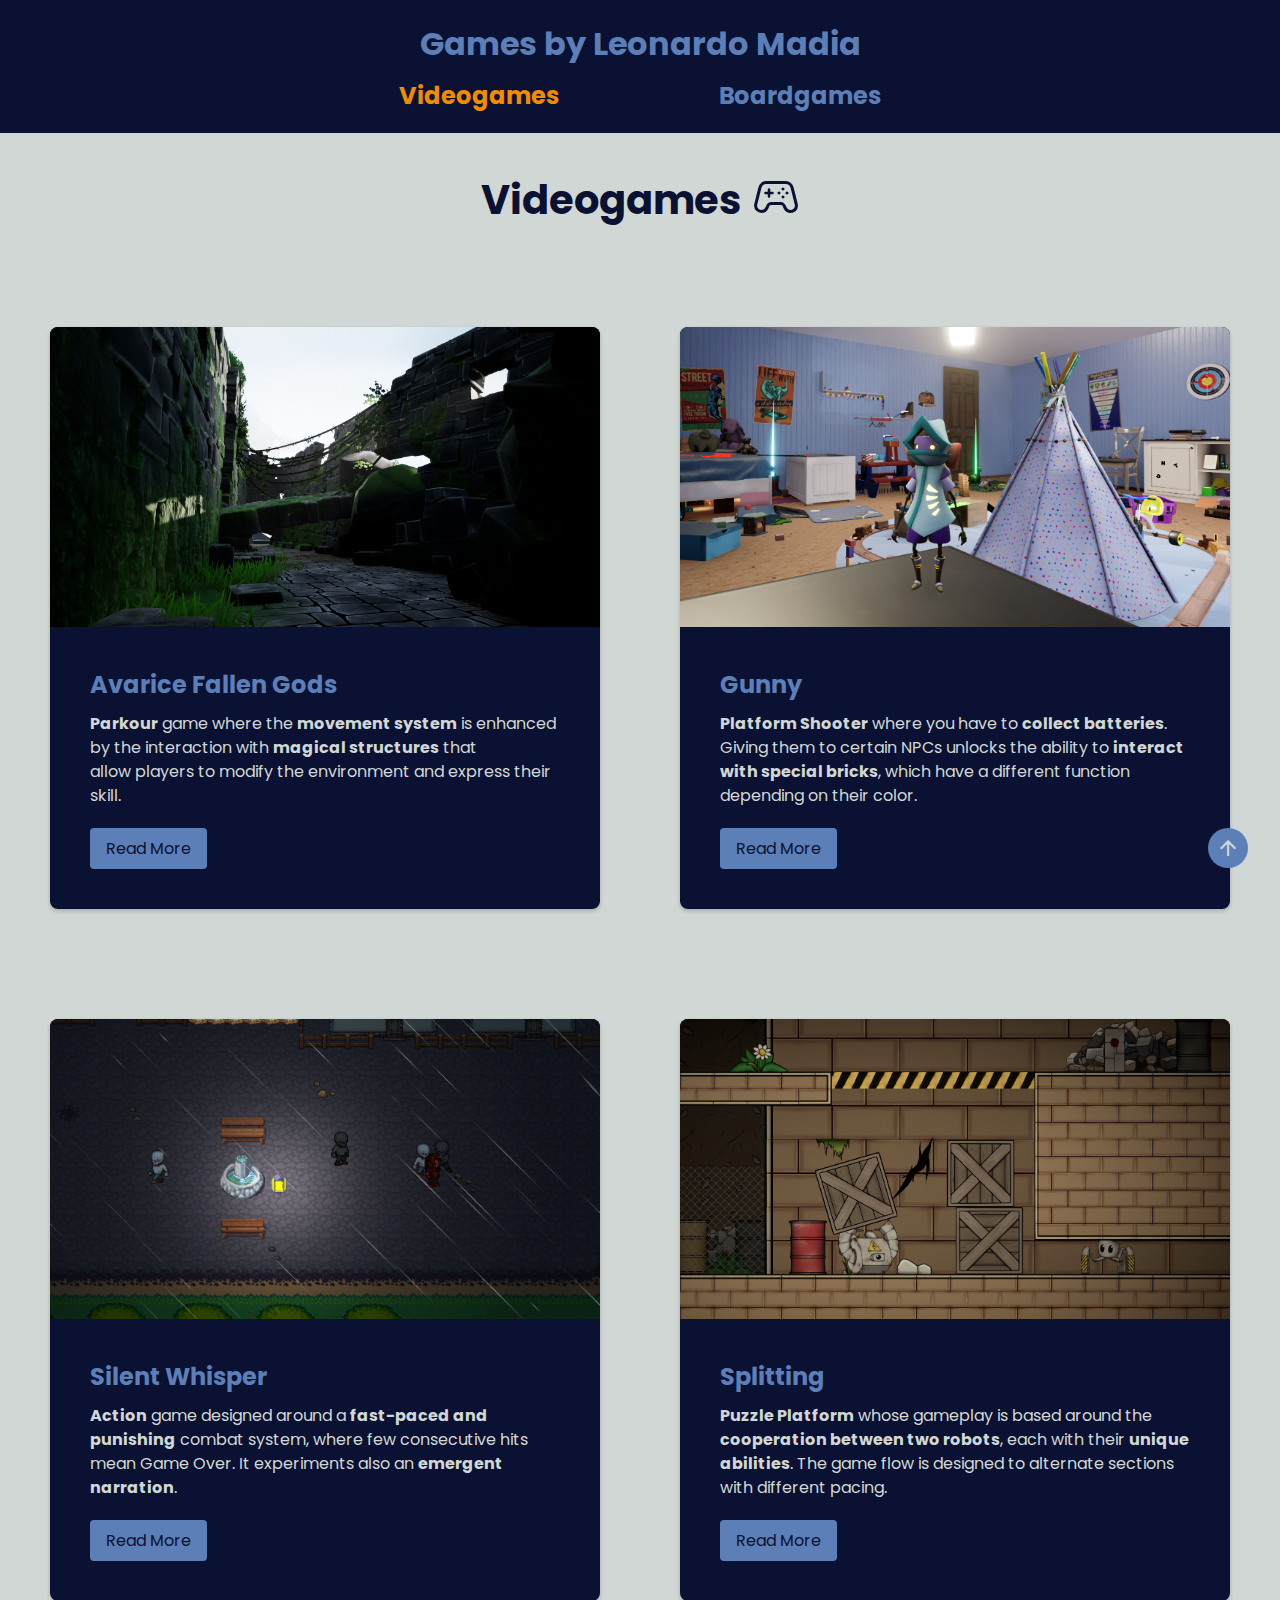
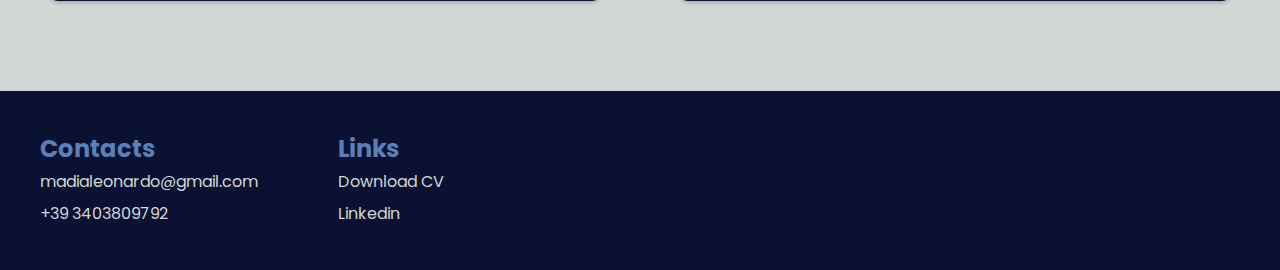
<file: index.html>
<!DOCTYPE html>
<html lang="en">
<head>
    <meta charset="UTF-8">
    <meta name="viewport" content="width=device-width, initial-scale=1.0">
    <title>Digital - Games by Leo</title>
    <link rel="stylesheet" href="stile.css">
    <link rel="preconnect" href="https://fonts.googleapis.com">
<link rel="preconnect" href="https://fonts.gstatic.com" crossorigin>
<link href="https://fonts.googleapis.com/css2?family=Poppins:ital,wght@0,100;0,200;0,300;0,400;0,500;0,600;0,700;0,800;0,900;1,100;1,200;1,300;1,400;1,500;1,600;1,700;1,800;1,900&display=swap" rel="stylesheet">
<link href="https://fonts.googleapis.com/css2?family=Material+Symbols+Outlined" rel="stylesheet">
<link rel="icon" href="img/icons/leo-favicon.svg" type="imag/svg">

</head>
<body>

    <nav class="navbar">
        <h1>Games by Leonardo Madia</h1>
        <div class="subtitles">
            <h2><a href="index.html" class="active">Videogames</a></h2>
            <h2><a href="analog.html">Boardgames</a></h2>
        </div>
    </nav>

<h2 class="title_page">Videogames<span><img src="img/icons/stadia_controller.svg" class="stadia" alt="stadia_controller"></span></h2>

    <div class="card-container">
        <div class="card">
            <img src="img/avarice_card.png" alt="ruins">
            <div class="card-content">
            <h2>Avarice Fallen Gods</h2>
            <p> <b>Parkour</b> game where the <b>movement system</b> is enhanced by the interaction with <b>magical structures</b> that <br>allow players to modify the environment and express their skill.</p>
            
            <a href="avarice.html" class="card-button">Read More</a>
            </div>
        </div>
        <div class="card">
            <img src="img/gunny_card.png" alt="gunny">
            <div class="card-content">
            <h2>Gunny</h2>
            <p><b>Platform Shooter</b> where you have to <b>collect batteries</b>. Giving them to certain NPCs unlocks the ability to <b>interact with special bricks</b>, which have a different function depending on their color.</p>
            <a href="" class="card-button">Read More</a>
            </div>
        </div>
    </div>


    <div class="card-container">
        <div class="card">
            <img src="img/silentwhisper_card.png" alt="silent_whisper">
            <div class="card-content">
            <h2>Silent Whisper</h2>
            <p><b>Action</b> game designed around a <b>fast-paced and punishing</b> combat system, where few consecutive hits mean Game Over. It experiments also an <b>emergent narration</b>.</p>
            
            <a href="" class="card-button">Read More</a>
            </div>
        </div>
        <div class="card">
            <img src="img/splitting_card.png" alt="splitting">
            <div class="card-content">
            <h2>Splitting</h2>
            <p><b>Puzzle Platform</b> whose gameplay is based around the <b>cooperation between two robots</b>, each with their <b>unique abilities</b>. The game flow is designed to alternate sections with different pacing.</p>
            <a href="splitting.html" class="card-button">Read More</a>
            </div>
        </div>
    </div>

<!-- BACKTOTOP -->
<a href="#" class="back-to-top">
    <span class="material-symbols-outlined">
        arrow_upward
        </span>
</a>

<footer>
<div class="contacts">
    <h2>Contacts</h2>
    <p>madialeonardo@gmail.com</p>
    <p>+39 3403809792</p>
</div>
<div class="links">
    <h2>Links</h2>
    <a href="img/Leonardo_Madia_cv.pdf" download><p class='download-link'>Download CV</p></a>
    <a href="https://www.linkedin.com/in/leonardo-madia-8a977b262/" target="_blank"><p class="download-link">Linkedin</p></a>
</div>

</footer>



</body>
</html>
</file>
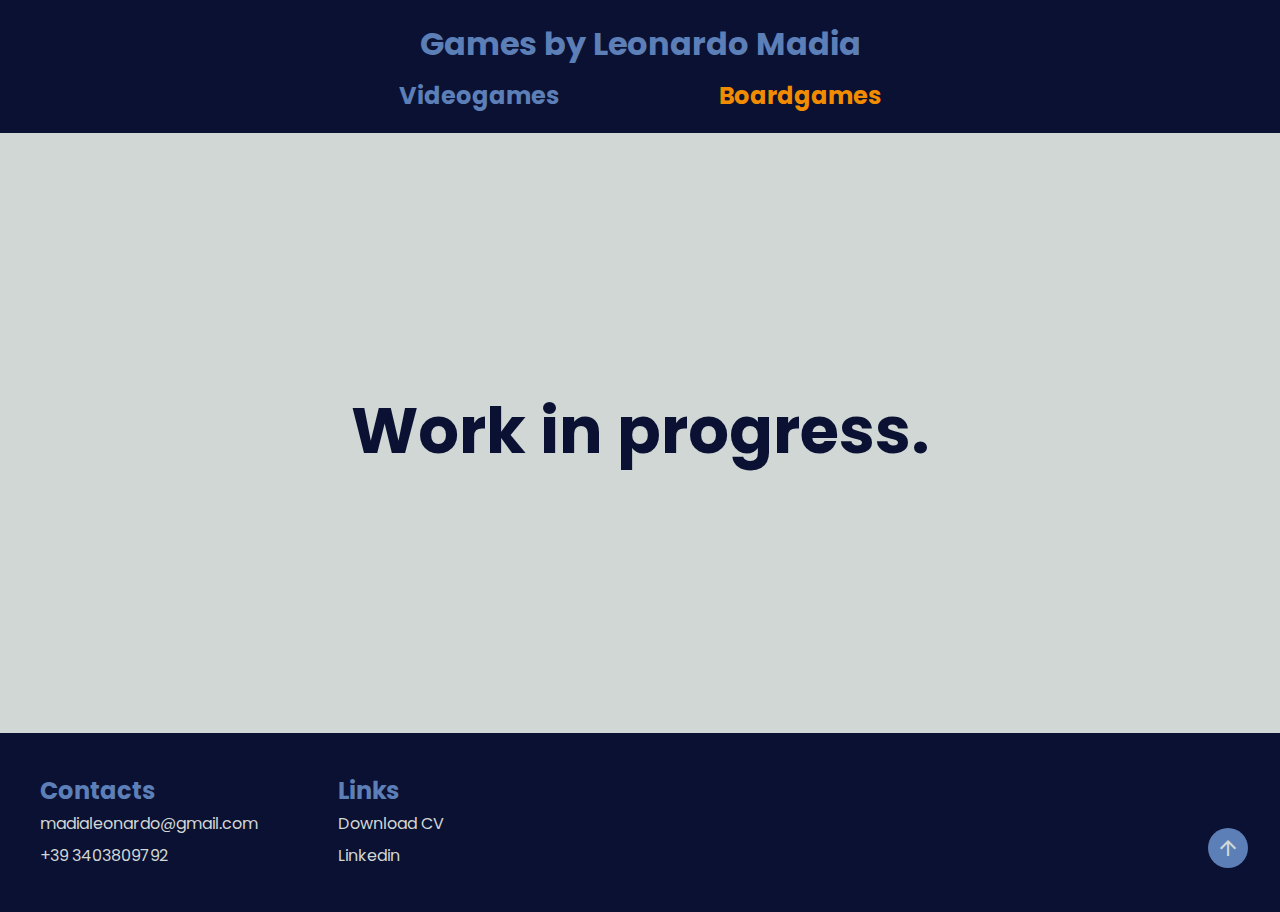
<file: analog.html>
<!DOCTYPE html>
<html lang="en">
<head>
    <meta charset="UTF-8">
    <meta name="viewport" content="width=device-width, initial-scale=1.0">
    <title>Boardgames by Leo</title>
    <link rel="stylesheet" href="stile.css">
    <link rel="preconnect" href="https://fonts.googleapis.com">
<link rel="preconnect" href="https://fonts.gstatic.com" crossorigin>
<link href="https://fonts.googleapis.com/css2?family=Poppins:ital,wght@0,100;0,200;0,300;0,400;0,500;0,600;0,700;0,800;0,900;1,100;1,200;1,300;1,400;1,500;1,600;1,700;1,800;1,900&display=swap" rel="stylesheet">
<link href="https://fonts.googleapis.com/css2?family=Material+Symbols+Outlined" rel="stylesheet" />
<link rel="icon" href="img/icons/leo-favicon.svg" type="imag/svg">
</head>
<body>

    <nav class="navbar">
        <h1>Games by Leonardo Madia</h1>
        <div class="subtitles">
            <h2><a href="index.html">Videogames</a></h2>
            <h2><a href="analog.html" class="active">Boardgames</a></h2>
        </div>
    </nav>

    <div class="container-boardgame">
        <h1 class="animated-text">Work in progress<span class="dots">.</span></h1>
    </div>

<!-- BACKTOTOP -->
<a href="#" class="back-to-top">
    <span class="material-symbols-outlined">
        arrow_upward
        </span>
</a>

<footer>
<div class="contacts">
    <h2>Contacts</h2>
    <p>madialeonardo@gmail.com</p>
    <p>+39 3403809792</p>
</div>
<div class="links">
    <h2>Links</h2>
    <a href="img/Leonardo_Madia_cv.pdf" download><p class='download-link'>Download CV</p></a>
    <a href="https://www.linkedin.com/in/leonardo-madia-8a977b262/" target="_blank"><p class="download-link">Linkedin</p></a>
</div>
</footer>


</body>
</html>
</file>
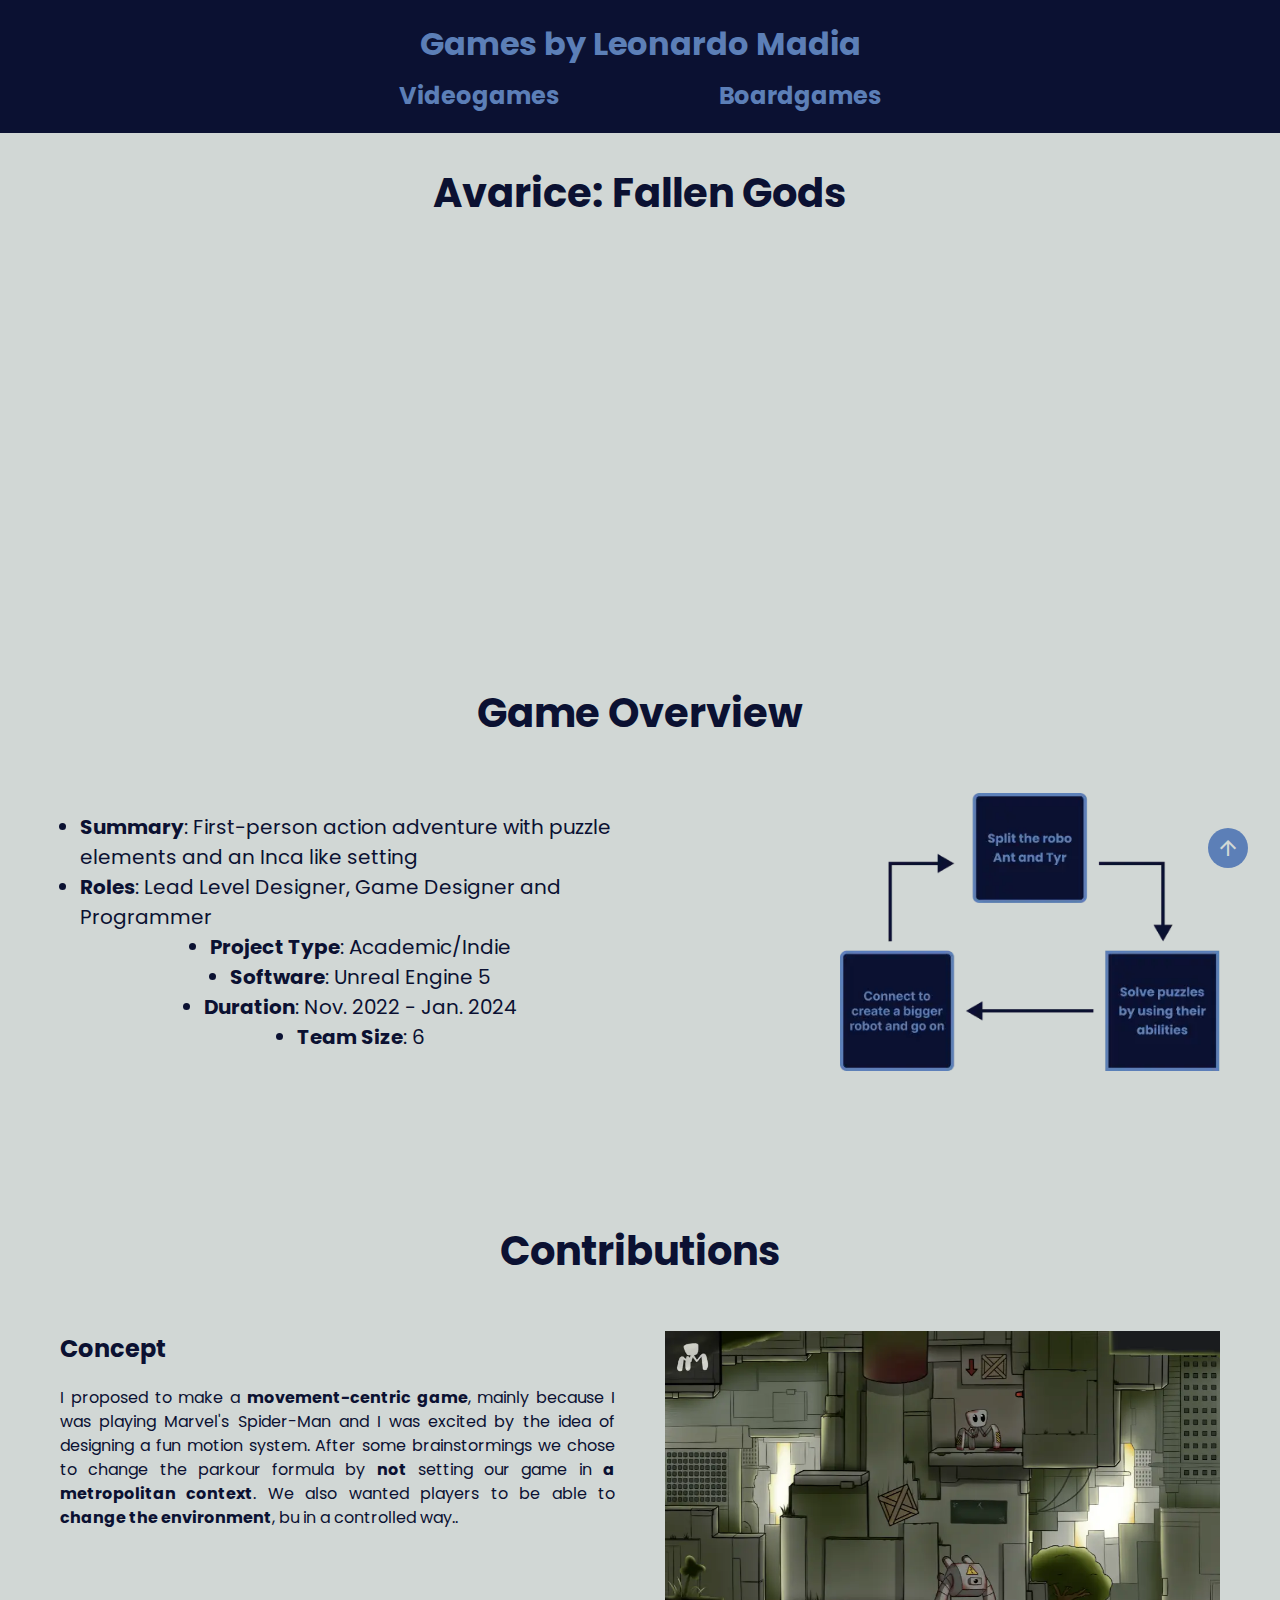
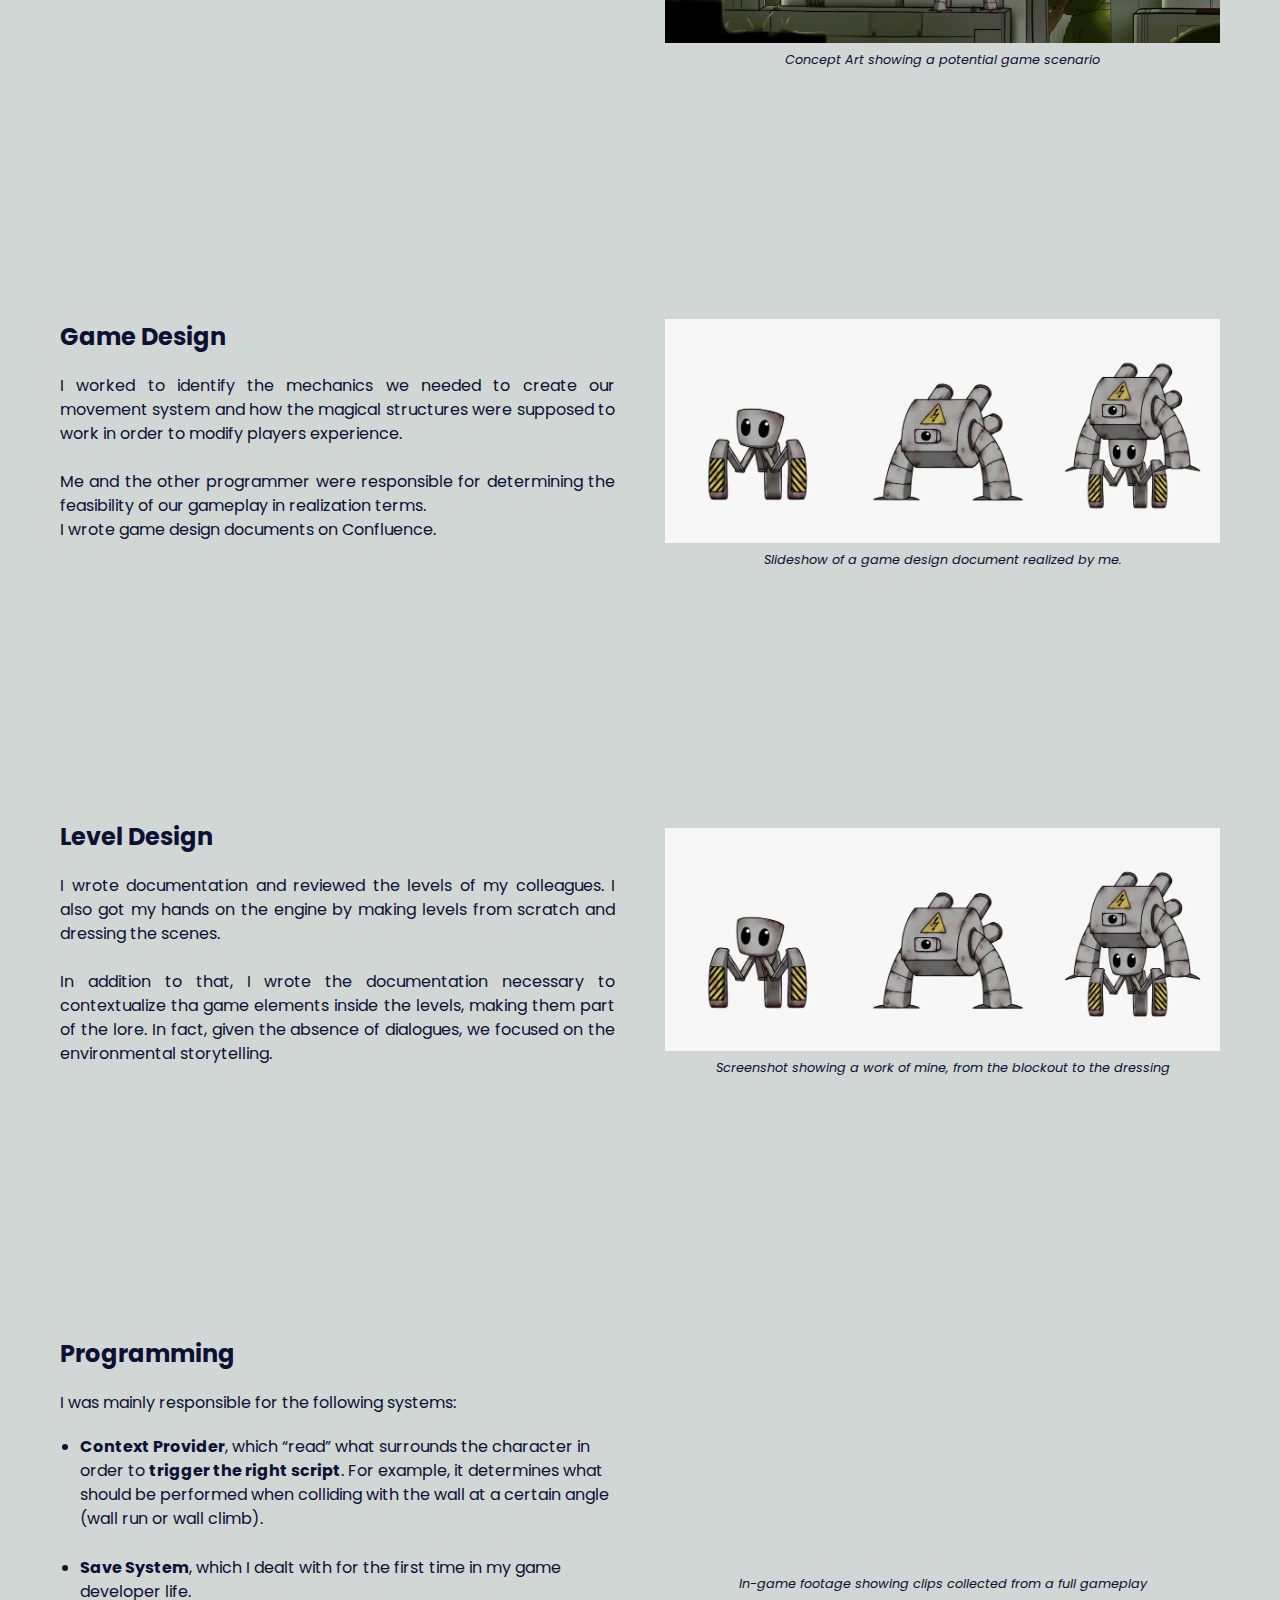
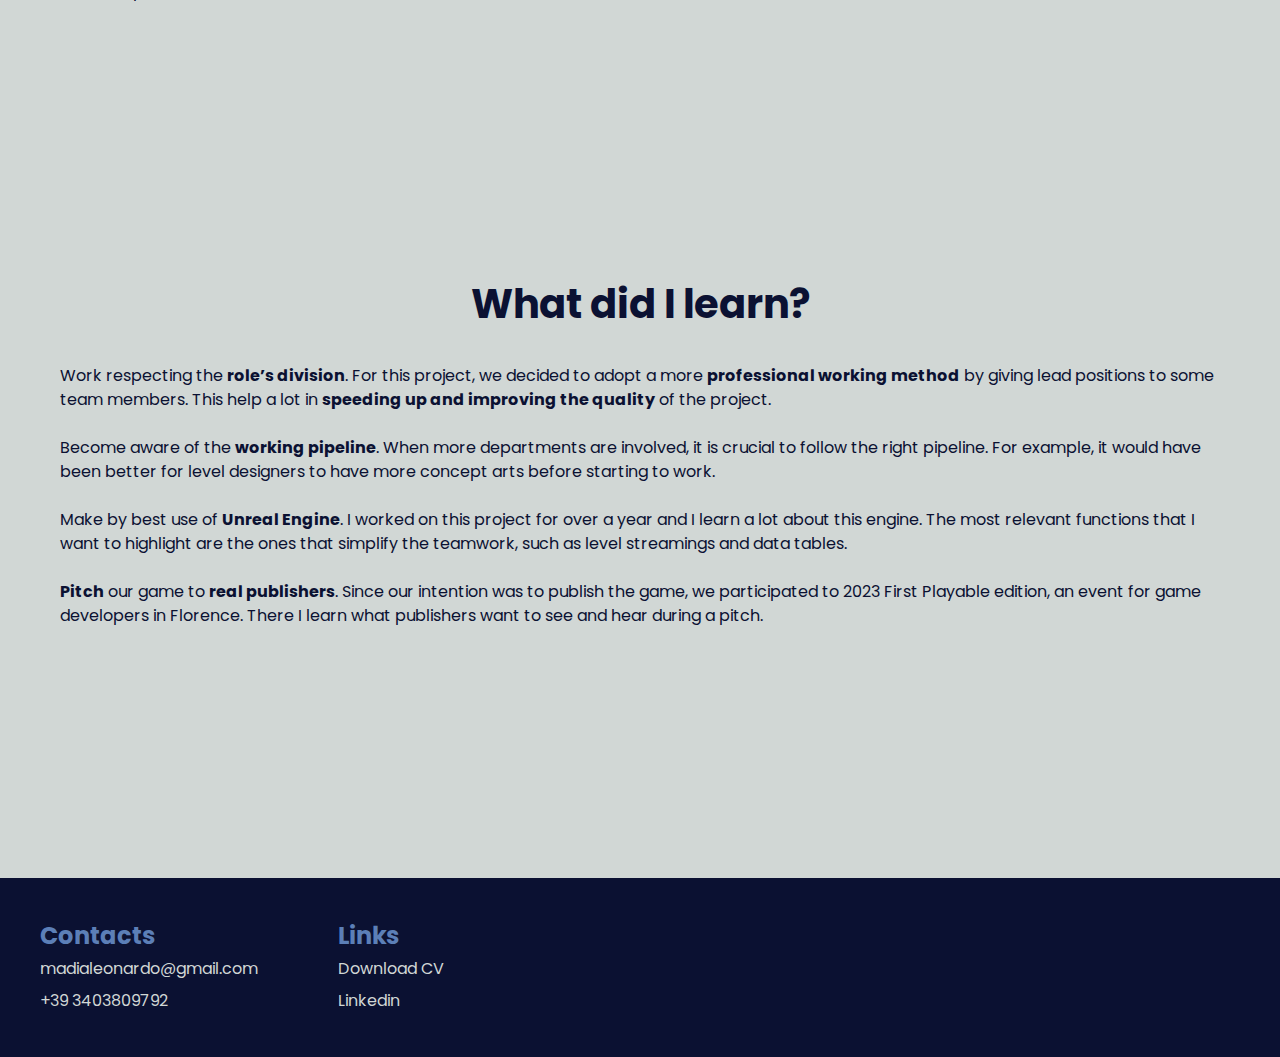
<file: avarice.html>
<!DOCTYPE html>
<html lang="en">
<head>
    <meta charset="UTF-8">
    <meta name="viewport" content="width=device-width, initial-scale=1.0">
    <title>Videogames/Avarice</title>
    <link rel="stylesheet" href="stile.css">
    <link rel="preconnect" href="https://fonts.googleapis.com">
<link rel="preconnect" href="https://fonts.gstatic.com" crossorigin>
<link href="https://fonts.googleapis.com/css2?family=Poppins:ital,wght@0,100;0,200;0,300;0,400;0,500;0,600;0,700;0,800;0,900;1,100;1,200;1,300;1,400;1,500;1,600;1,700;1,800;1,900&display=swap" rel="stylesheet">
<link href="https://fonts.googleapis.com/css2?family=Material+Symbols+Outlined" rel="stylesheet">
<link rel="icon" href="img/icons/leo-favicon.svg" type="imag/svg">
</head>
<body>
    <nav class="navbar">
        <h1>Games by Leonardo Madia</h1>
        <div class="subtitles">
            <h2><a href="index.html">Videogames</a></h2>
            <h2><a href="analog.html">Boardgames</a></h2>
        </div>
    </nav>


    <div class="container_splitting">
        <!-- Titolo della pagina e Video -->
        <h1 class="title_page">Avarice: Fallen Gods</h1>
        <div class="video-container">
            <iframe src="https://www.youtube.com/embed/BgUzlFwJ9Yo" frameborder="0" allow="accelerometer; autoplay; clipboard-write; encrypted-media; gyroscope; picture-in-picture" allowfullscreen></iframe>
        </div>
    
        <div class="section_videogames">
            <h1>Game Overview</h1>
            <div class="overview_splitting_grid">
                <ul>
                    <li><b>Summary</b>: First-person action adventure with puzzle elements and an Inca like setting</li>
                    <li><b>Roles</b>: Lead Level Designer, Game Designer and Programmer </li>
                    <li><b>Project Type</b>: Academic/Indie</li>
                    <li><b>Software</b>: Unreal Engine 5</li>
                    <li><b>Duration</b>: Nov. 2022 - Jan. 2024</li>
                    <li><b>Team Size</b>: 6</li>
                </ul>
                <img src="img/Splitting/splitting_trio.webp" alt="">
            </div>
        </div>
    
        <!-- Contributions -->
        <div class="section_videogames">
            <h1>Contributions</h1>
            <div class="box_videogames_grid">
                <div class="concept_text">
                    <h2>Concept</h2>
                    <p>I proposed to make a <b>movement-centric game</b>, mainly because I was playing Marvel's Spider-Man and I was excited by the idea of designing a fun motion system.

                        After some brainstormings we chose to change the parkour formula by <b>not</b> setting our game in <b>a metropolitan context</b>. We also wanted players to be able to <b>change the environment</b>, bu in a controlled way.</b>.
                    </p>
                </div>
                <div class="concept_pic">
                    <img src="img/Splitting/Splitting Setting.webp" alt="gamescenario">
                    <figcaption class="image-caption">Concept Art showing a potential game scenario</figcaption>
                </div>
            </div>
        </div>
    
        <!-- GameDesign -->
        <div class="section_videogames">
            <div class="box_videogames_grid">
                <div class="concept_text">
                    <h2>Game Design</h2>
                    <p>I worked to identify the mechanics we needed to create our movement system and how the magical structures were supposed to work in order to modify players experience. <br><br>

                        Me and the other programmer were responsible for determining the feasibility of our gameplay in realization terms. <br>
                        
                        I wrote game design documents on Confluence.
                    </p>
                </div>
                <div class="concept_pic">
                    <img src="img/Splitting/Splitting Character Design.webp" alt="Ant realized by 2D Artist Giorgio Angiolella">
                    <figcaption class="image-caption">Slideshow of a game design document realized by me.</figcaption>
                </div>
            </div>
        </div>



    <!-- Level Design -->
    <div class="section_videogames">
        <div class="box_videogames_grid">
            <div class="concept_text">
                <h2>Level Design</h2>
                <p>I wrote documentation and reviewed the levels of my colleagues.
                    I also got my hands on the engine by making levels from scratch and dressing the scenes. <br><br>
                    
                    In addition to that, I wrote the documentation necessary to contextualize tha game elements inside the levels, making them part of the lore.
                    In fact, given the absence of dialogues, we focused on the environmental storytelling.
                </p>
            </div>
            <div class="concept_pic">
                <img src="img/Splitting/Splitting Character Design.webp" alt="Ant realized by 2D Artist Giorgio Angiolella">
                <figcaption class="image-caption">Screenshot showing a work of mine, from the blockout to the dressing</figcaption>
            </div>
        </div>
    </div>



    
        <!-- Programming -->
        <div class="section_videogames">
            <div class="box_videogames_grid">
                <div class="concept_text">
                    <h2>Programming</h2>
                    <p>I was mainly responsible for the following systems:
<ul>
    <li>
        <b>Context Provider</b>, which “read” what surrounds the character in order to <b>trigger the right script</b>. For example, it determines what should be performed when colliding with the wall at a certain angle (wall run or wall climb).
    </li>
    <br>
    <li>
        <b>Save System</b>, which I dealt with for the first time in my game developer life.
    </li>
</ul>
                    </p>
                </div>
                <div class="concept_pic">
                    <iframe src="https://www.youtube.com/embed/jYpVLWSsq6c" frameborder="0" allow="accelerometer; autoplay; clipboard-write; encrypted-media; gyroscope; picture-in-picture" allowfullscreen></iframe>
                    <figcaption class="image-caption">In-game footage showing clips collected from a full gameplay
                    </figcaption>
                </div>
            </div> <!-- Chiusura della box_videogames_grid -->
        </div> <!-- Chiusura della section_videogames -->
    
        <!-- What did I learn -->
        <div class="section_learn">
            <h1>What did I learn?</h1> 
                <p>Work respecting the <b>role’s division</b>. 
                    For this project, we decided to adopt a more <b>professional working method</b> by giving lead positions to some team members. This help a lot in <b>speeding up and improving the quality</b> of the project. <br><br>
                    Become aware of the <b>working pipeline</b>.
                    When more departments are involved, it is crucial to follow the right pipeline. For example, it would have been better for level designers to have more concept arts before starting to work. <br><br>
                    Make by best use of <b>Unreal Engine</b>.
I worked on this project for over a year and I learn a lot about this engine.
The most relevant functions that I want to highlight are the ones that simplify the teamwork, such as level streamings and data tables. <br><br>
<b>Pitch</b> our game to <b>real publishers</b>.
Since our intention was to publish the game, we participated to 2023 First Playable edition, an event for game developers in Florence. There I learn what publishers want to see and hear during a pitch.
                </p>
            </div>
    </div>
    





<!-- BACKTOTOP -->
<a href="#" class="back-to-top">
    <span class="material-symbols-outlined">
        arrow_upward
        </span>
</a>


<footer>
    <div class="contacts">
        <h2>Contacts</h2>
        <p>madialeonardo@gmail.com</p>
        <p>+39 3403809792</p>
    </div>
    <div class="links">
        <h2>Links</h2>
        <a href="img/Leonardo_Madia_cv.pdf" download><p class='download-link'>Download CV</p></a>
        <a href="https://www.linkedin.com/in/leonardo-madia-8a977b262/" target="_blank"><p class="download-link">Linkedin</p></a>
    </div>
    
    </footer>
    









</body>
</html>
</file>
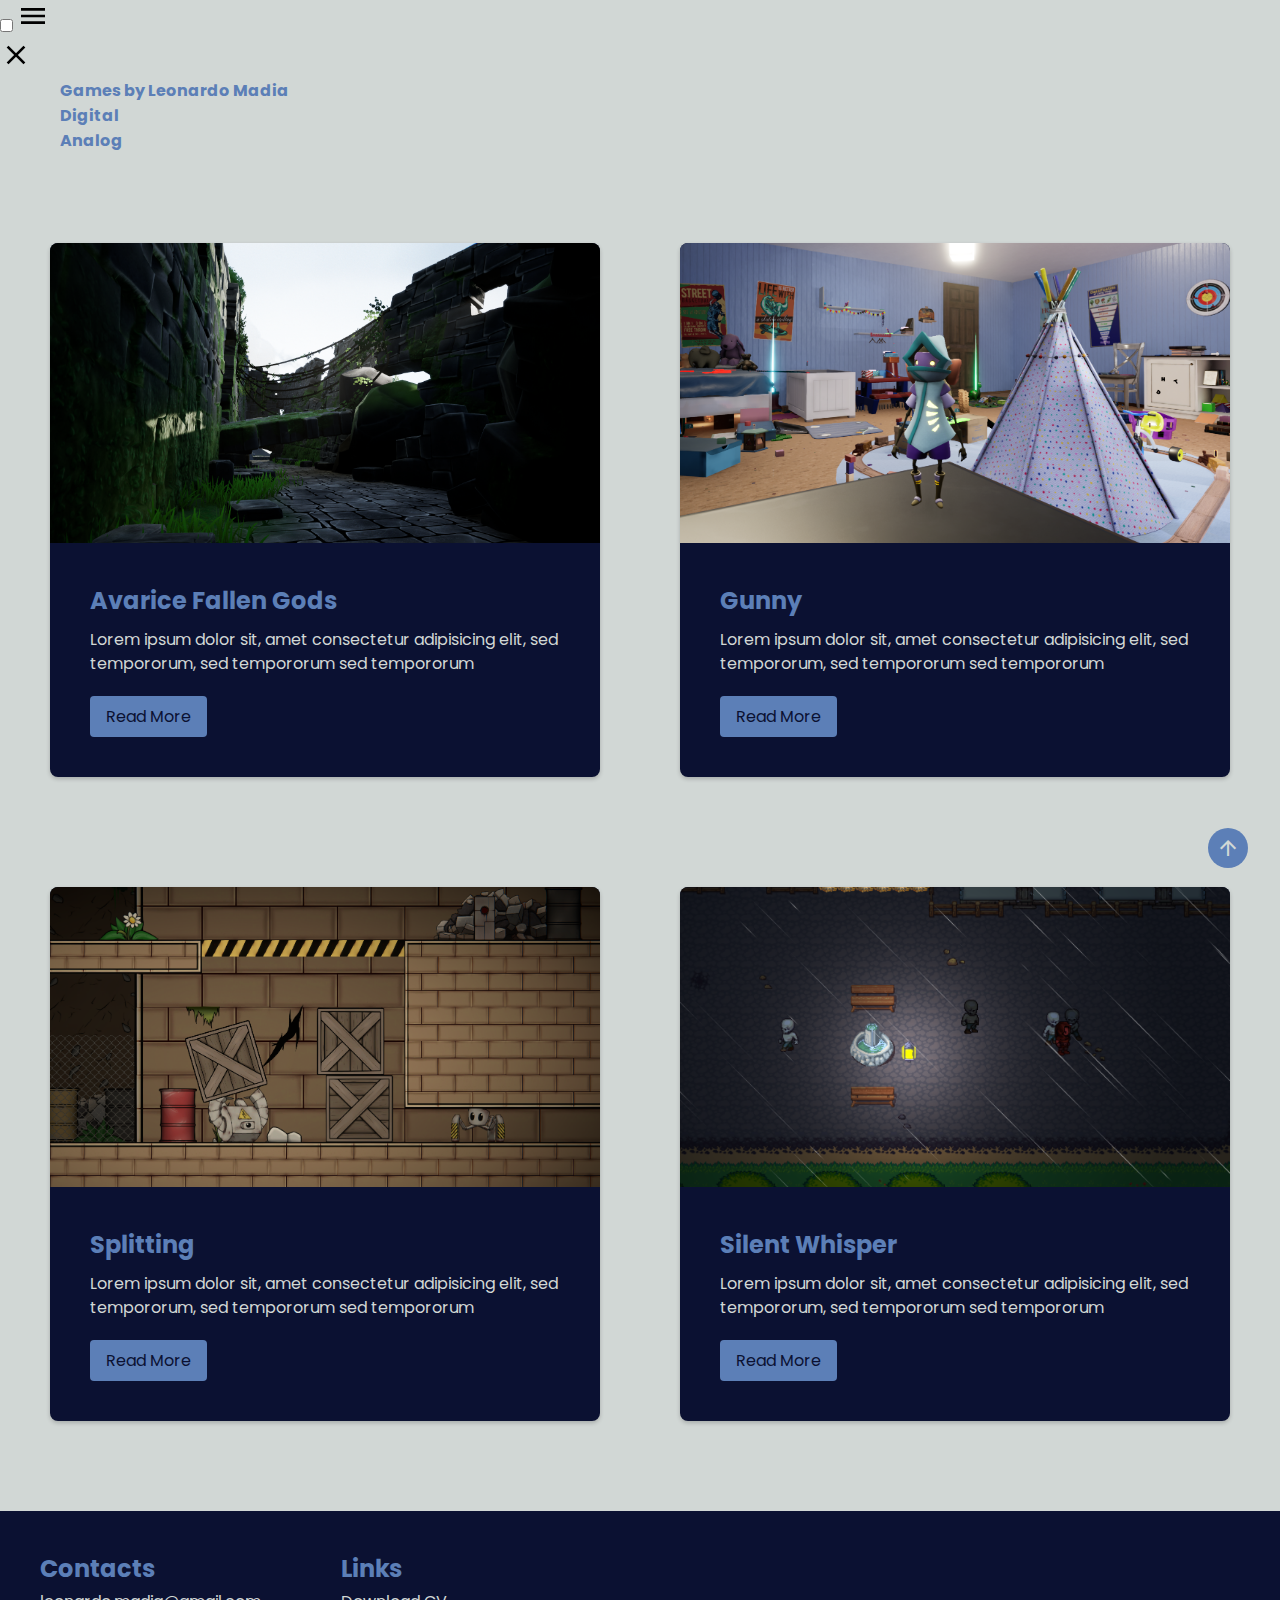
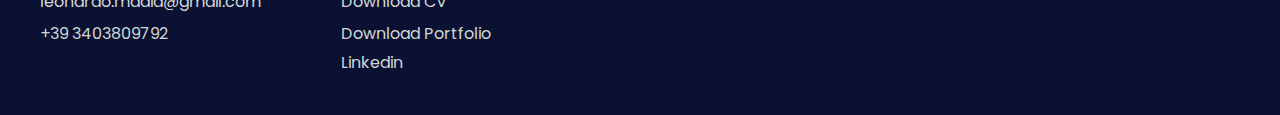
<file: games_by_leo_madia_home.html>
<!DOCTYPE html>
<html lang="en">
<head>
    <meta charset="UTF-8">
    <meta name="viewport" content="width=device-width, initial-scale=1.0">
    <title>Digital - Games by Leo</title>
    <link rel="stylesheet" href="stile.css">
    <link rel="preconnect" href="https://fonts.googleapis.com">
<link rel="preconnect" href="https://fonts.gstatic.com" crossorigin>
<link href="https://fonts.googleapis.com/css2?family=Poppins:ital,wght@0,100;0,200;0,300;0,400;0,500;0,600;0,700;0,800;0,900;1,100;1,200;1,300;1,400;1,500;1,600;1,700;1,800;1,900&display=swap" rel="stylesheet">
<link href="https://fonts.googleapis.com/css2?family=Material+Symbols+Outlined" rel="stylesheet" />

</head>
<body>

<nav>
    <input type="checkbox" id="sidebar-active">
    <label for="sidebar-active" class="open-sidebar-btn">
        <svg xmlns="http://www.w3.org/2000/svg" height="32" viewBox="0 -960 960 960" width="32"><path d="M120-240v-80h720v80H120Zm0-200v-80h720v80H120Zm0-200v-80h720v80H120Z"/></svg>
    </label>
    <div class="links-container">
        <label for="sidebar-active" class="close-sidebar-btn">
            <svg xmlns="http://www.w3.org/2000/svg" height="32" viewBox="0 -960 960 960" width="32"><path d="m256-200-56-56 224-224-224-224 56-56 224 224 224-224 56 56-224 224 224 224-56 56-224-224-224 224Z"/></svg>
        </label>
        <a href="#" class="home-link">Games by Leonardo Madia</a>
        <a href="#">Digital</a>
        <a href="analog.html">Analog</a>
    </div>
</nav>

<!-- Vecchia NAV BAR----------------
    <nav>
        <ul class="sidebar">
            <li onclick=hideSidebar()><a href="#"><svg xmlns="http://www.w3.org/2000/svg" height="26" viewBox="0 -960 960 960" width="26"><path fill="#5C7FB7" d="m256-200-56-56 224-224-224-224 56-56 224 224 224-224 56 56-224 224 224 224-56 56-224-224-224 224Z"/></svg></a></li>
            <li><a href="#">Digital</a></li>
            <li><a href="#">Analog</a></li>
        </ul>
        <ul>
            <li><a href="#">Games by Leonardo Madia</a></li>
            <li class="hideOnMobile"><a href="#">Digital</a></li>
            <li class="hideOnMobile"><a href="analog.html">Analog</a></li>
            <li class="menu-button" onclick=showSidebar()><a href="#"><svg xmlns="http://www.w3.org/2000/svg" height="26" viewBox="0 -960 960 960" width="26"><path fill="#5C7FB7" d="M120-240v-80h720v80H120Zm0-200v-80h720v80H120Zm0-200v-80h720v80H120Z"/></svg></a></li>
        </ul>
    </nav>

    --->

    <div class="card-container">
        <div class="card">
            <img src="img/avarice_card.png" alt="ruins">
            <div class="card-content">
            <h2>Avarice Fallen Gods</h2>
            <p>Lorem ipsum dolor sit, amet consectetur adipisicing elit, sed tempororum,
            sed tempororum sed tempororum</p>
            <a href="" class="card-button">Read More</a>
            </div>
        </div>
        <div class="card">
            <img src="img/gunny_card.png" alt="gunny">
            <div class="card-content">
            <h2>Gunny</h2>
            <p>Lorem ipsum dolor sit, amet consectetur adipisicing elit, sed tempororum,
            sed tempororum sed tempororum</p>
            <a href="" class="card-button">Read More</a>
            </div>
        </div>
    </div>


    <div class="card-container">

        <div class="card">
            <img src="img/splitting_card.png" alt="splitting">
            <div class="card-content">
            <h2>Splitting</h2>
            <p>Lorem ipsum dolor sit, amet consectetur adipisicing elit, sed tempororum,
            sed tempororum sed tempororum</p>
            <a href="" class="card-button">Read More</a>
            </div>
        </div>
        <div class="card">
            <img src="img/silentwhisper_card.png" alt="silent_whisper">
            <div class="card-content">
            <h2>Silent Whisper</h2>
            <p>Lorem ipsum dolor sit, amet consectetur adipisicing elit, sed tempororum,
            sed tempororum sed tempororum</p>
            <a href="" class="card-button">Read More</a>
            </div>
        </div>
    </div>

<!-- BACKTOTOP---->
<a href="#" class="back-to-top">
    <span class="material-symbols-outlined">
        arrow_upward
        </span>
</a>

<footer>
<div class="contacts">
    <h2>Contacts</h2>
    <p>leonardo.madia@gmail.com</p>
    <p>+39 3403809792</p>
</div>
<div class="links">
    <h2>Links</h2>
    <a href="" download><p class='download-link'>Download CV</p></a>
    <a href="" download><p class="download-link">Download Portfolio</p></a>
    <a href="https://www.linkedin.com/in/leonardo-madia-8a977b262/" target="_blank">Linkedin</a>
</div>

</footer>


<!-- VECCHIO JS per NAVBAR----

    <script>
        function showSidebar(){
            const sidebar= document.querySelector('.sidebar')
            sidebar.style.display='flex'
        }
        function hideSidebar(){
            const sidebar= document.querySelector('.sidebar')
            sidebar.style.display='none'
        }
    </script>

-->

</body>
</html>
</file>
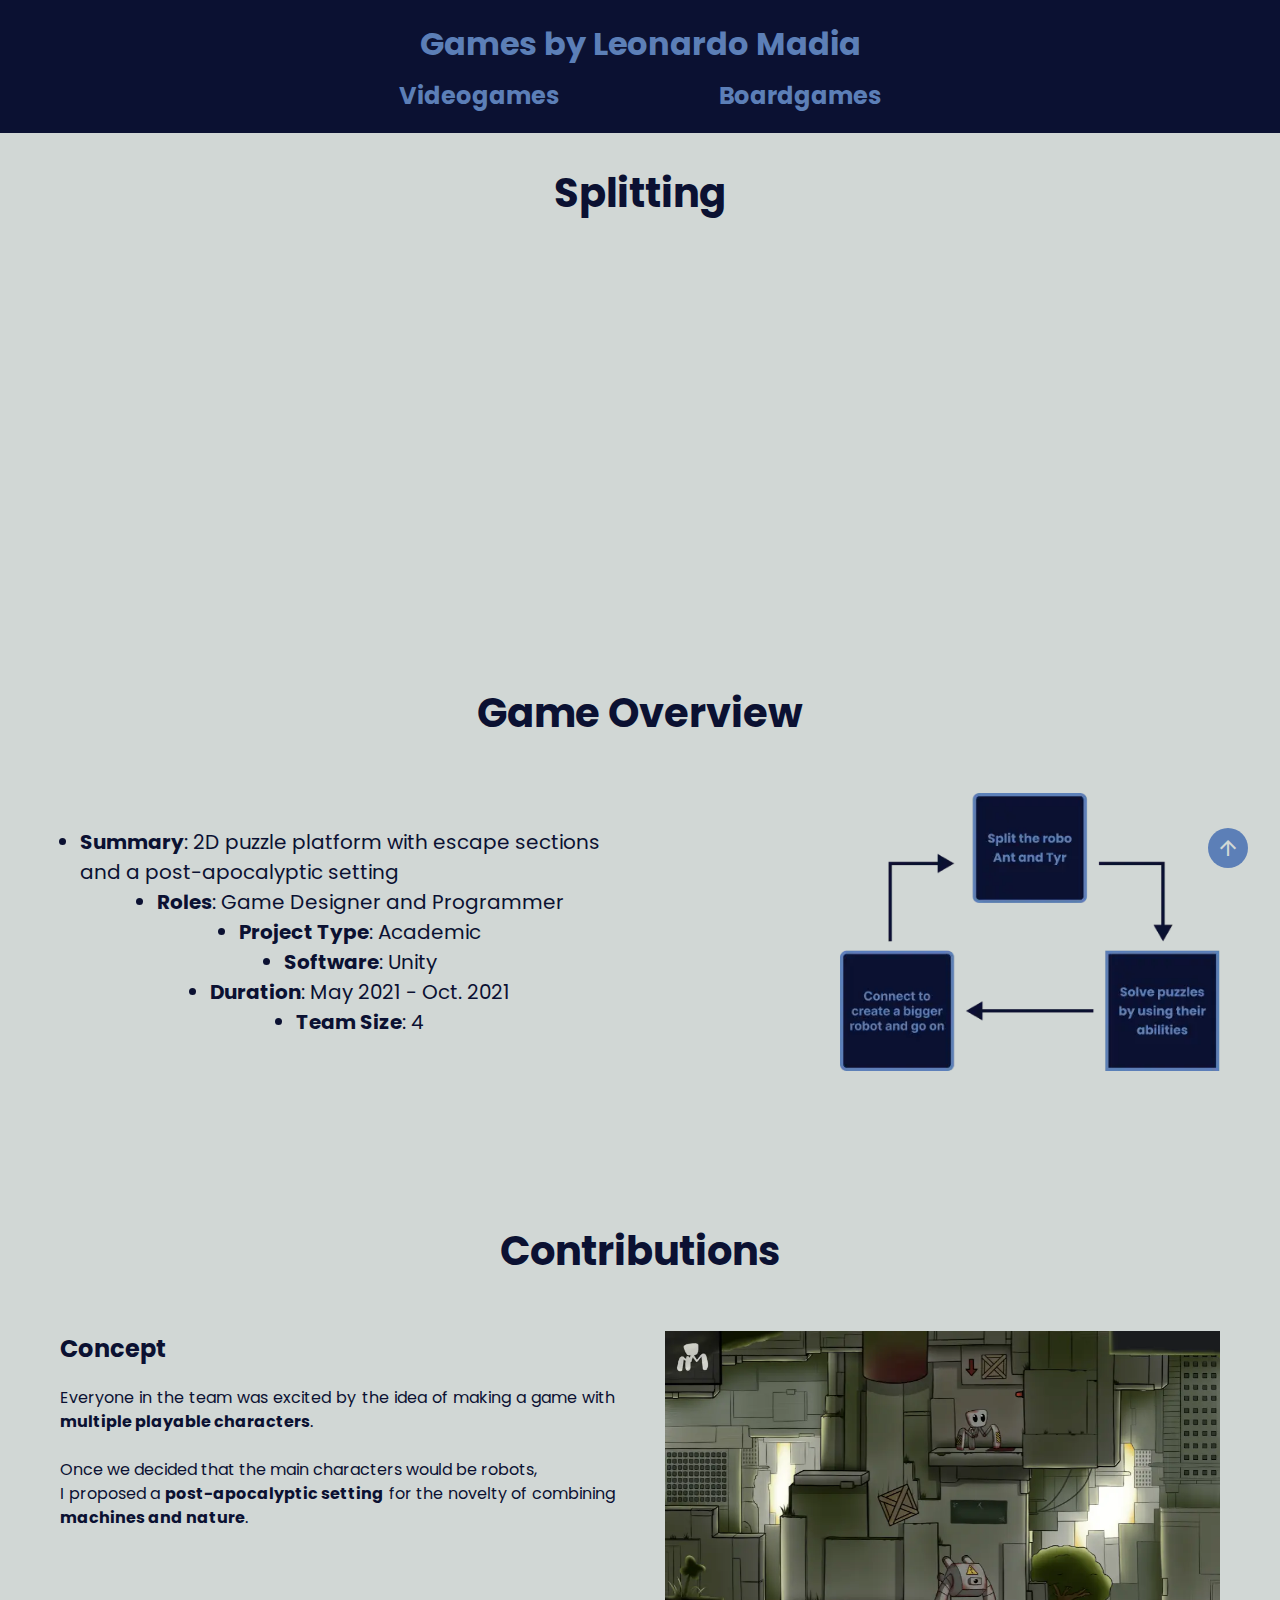
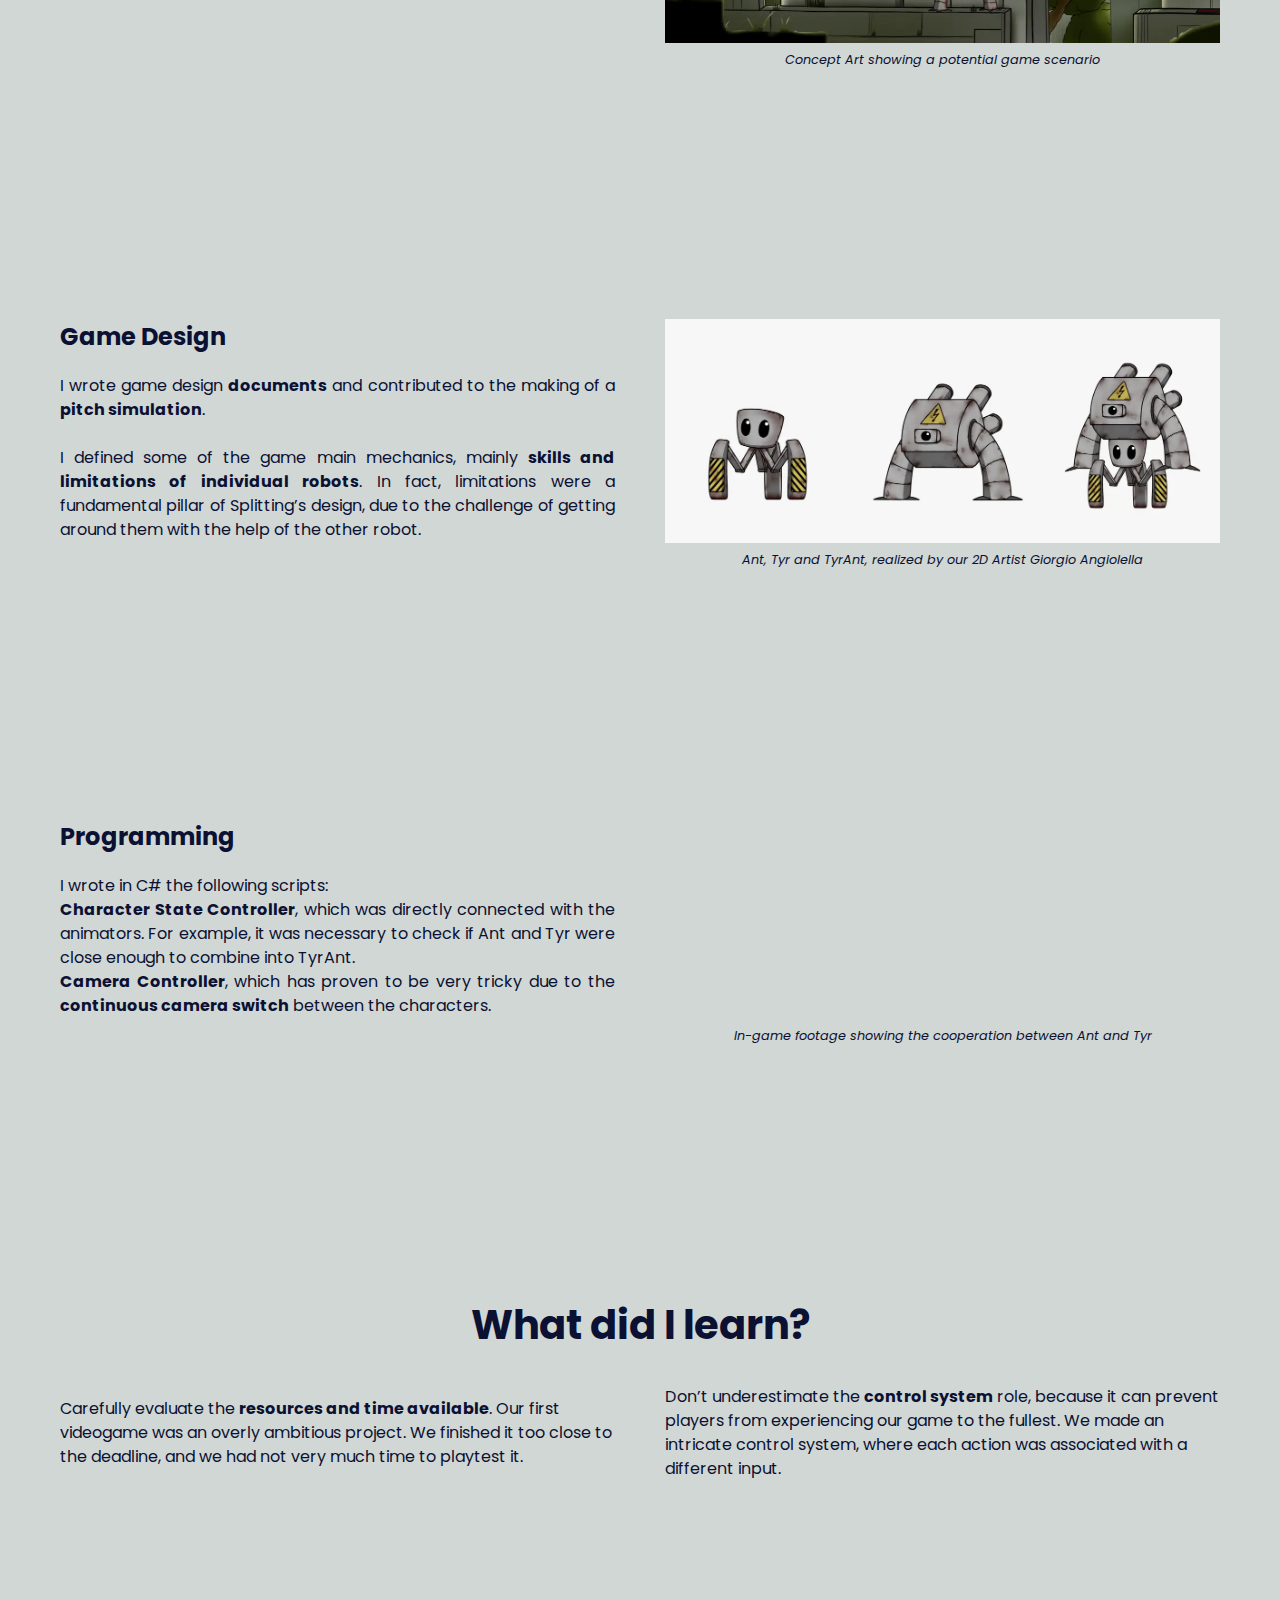
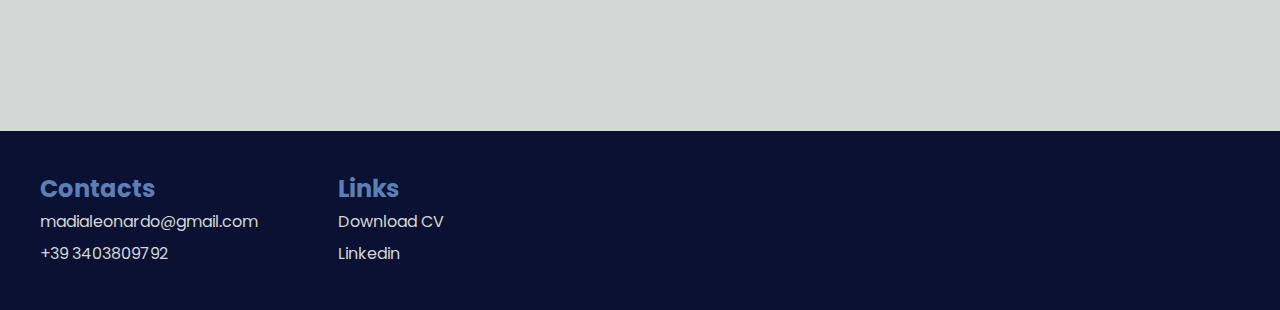
<file: splitting.html>
<!DOCTYPE html>
<html lang="en">
<head>
    <meta charset="UTF-8">
    <meta name="viewport" content="width=device-width, initial-scale=1.0">
    <title>Splitting</title>
    <link rel="stylesheet" href="stile.css">
    <link rel="preconnect" href="https://fonts.googleapis.com">
<link rel="preconnect" href="https://fonts.gstatic.com" crossorigin>
<link href="https://fonts.googleapis.com/css2?family=Poppins:ital,wght@0,100;0,200;0,300;0,400;0,500;0,600;0,700;0,800;0,900;1,100;1,200;1,300;1,400;1,500;1,600;1,700;1,800;1,900&display=swap" rel="stylesheet">
<link href="https://fonts.googleapis.com/css2?family=Material+Symbols+Outlined" rel="stylesheet">
<link rel="icon" href="img/icons/leo-favicon.svg" type="imag/svg">
</head>
<body>
    <nav class="navbar">
        <h1>Games by Leonardo Madia</h1>
        <div class="subtitles">
            <h2><a href="index.html">Videogames</a></h2>
            <h2><a href="analog.html">Boardgames</a></h2>
        </div>
    </nav>

    <div class="container_splitting">
        <!-- Titolo della pagina e Video -->
        <h1 class="title_page">Splitting</h1>
        <div class="video-container">
            <iframe src="https://www.youtube.com/embed/2oIZUmAJmqQ" frameborder="0" allow="accelerometer; autoplay; clipboard-write; encrypted-media; gyroscope; picture-in-picture" allowfullscreen></iframe>
        </div>
    
        <div class="section_videogames">
            <h1>Game Overview</h1>
            <div class="overview_splitting_grid">
                <ul>
                    <li><b>Summary</b>: 2D puzzle platform with escape sections and a post-apocalyptic setting</li>
                    <li><b>Roles</b>: Game Designer and Programmer</li>
                    <li><b>Project Type</b>: Academic</li>
                    <li><b>Software</b>: Unity</li>
                    <li><b>Duration</b>: May 2021 - Oct. 2021</li>
                    <li><b>Team Size</b>: 4</li>
                </ul>
                <img src="img/Splitting/splitting_trio.webp" alt="">
            </div>
        </div>
    
        <!-- Contributions -->
        <div class="section_videogames">
            <h1>Contributions</h1>
            <div class="box_videogames_grid">
                <div class="concept_text">
                    <h2>Concept</h2>
                    <p>Everyone in the team was excited by the idea of making a game with <b>multiple playable characters</b>. <br> <br>
                        Once we decided that the main characters would be robots, <br> I proposed a <b>post-apocalyptic setting</b> for the novelty of combining <b>machines and nature</b>.
                    </p>
                </div>
                <div class="concept_pic">
                    <img src="img/Splitting/Splitting Setting.webp" alt="gamescenario">
                    <figcaption class="image-caption">Concept Art showing a potential game scenario</figcaption>
                </div>
            </div>
        </div>
    
        <!-- GameDesign -->
        <div class="section_videogames">
            <div class="box_videogames_grid">
                <div class="concept_text">
                    <h2>Game Design</h2>
                    <p>I wrote game design <b>documents</b> and contributed to the making of a <b>pitch simulation</b>. <br> <br>
                        I defined some of the game main mechanics, mainly <b>skills and limitations of individual robots</b>. In fact, limitations were a fundamental pillar of Splitting’s design, due to the challenge of getting around them with the help of the other robot.
                    </p>
                </div>
                <div class="concept_pic">
                    <img src="img/Splitting/Splitting Character Design.webp" alt="Ant realized by 2D Artist Giorgio Angiolella">
                    <figcaption class="image-caption">Ant, Tyr and TyrAnt, realized by our 2D Artist Giorgio Angiolella</figcaption>
                </div>
            </div>
        </div>
    
        <!-- Programming -->
        <div class="section_videogames">
            <div class="box_videogames_grid">
                <div class="concept_text">
                    <h2>Programming</h2>
                    <p>I wrote in C# the following scripts:<br>
                        <b>Character State Controller</b>, which was directly connected with the animators. For example, it was necessary to check if Ant and Tyr were close enough to combine into TyrAnt.<br>
                        <b>Camera Controller</b>, which has proven to be very tricky due to the <b>continuous camera switch</b> between the characters.
                    </p>
                </div>
                <div class="concept_pic">
                    <iframe src="https://www.youtube.com/embed/jYpVLWSsq6c" frameborder="0" allow="accelerometer; autoplay; clipboard-write; encrypted-media; gyroscope; picture-in-picture" allowfullscreen></iframe>
                    <figcaption class="image-caption">In-game footage showing the cooperation between Ant and Tyr</figcaption>
                </div>
            </div> <!-- Chiusura della box_videogames_grid -->
        </div> <!-- Chiusura della section_videogames -->
    
        <!-- What did I learn -->
        <div class="section_learn">
            <h1>What did I learn?</h1> 
            <div class="box_videogames_grid">
                <p>Carefully evaluate the <b>resources and time available</b>.
                    Our first videogame was an overly ambitious project. We finished it too close to the deadline, and we had not very much time to playtest it.
                </p>
                <p>Don’t underestimate the <b>control system</b> role, because it can prevent players from experiencing our game to the fullest. We made an intricate control system, where each action was associated with a different input.
                </p>
            </div>
        </div>
    </div>
    





<!-- BACKTOTOP -->
<a href="#" class="back-to-top">
    <span class="material-symbols-outlined">
        arrow_upward
        </span>
</a>


<footer>
    <div class="contacts">
        <h2>Contacts</h2>
        <p>madialeonardo@gmail.com</p>
        <p>+39 3403809792</p>
    </div>
    <div class="links">
        <h2>Links</h2>
        <a href="img/Leonardo_Madia_cv.pdf" download><p class='download-link'>Download CV</p></a>
        <a href="https://www.linkedin.com/in/leonardo-madia-8a977b262/" target="_blank"><p class="download-link">Linkedin</p></a>
    </div>
    
    </footer>
    




</body>
</html>
</file>
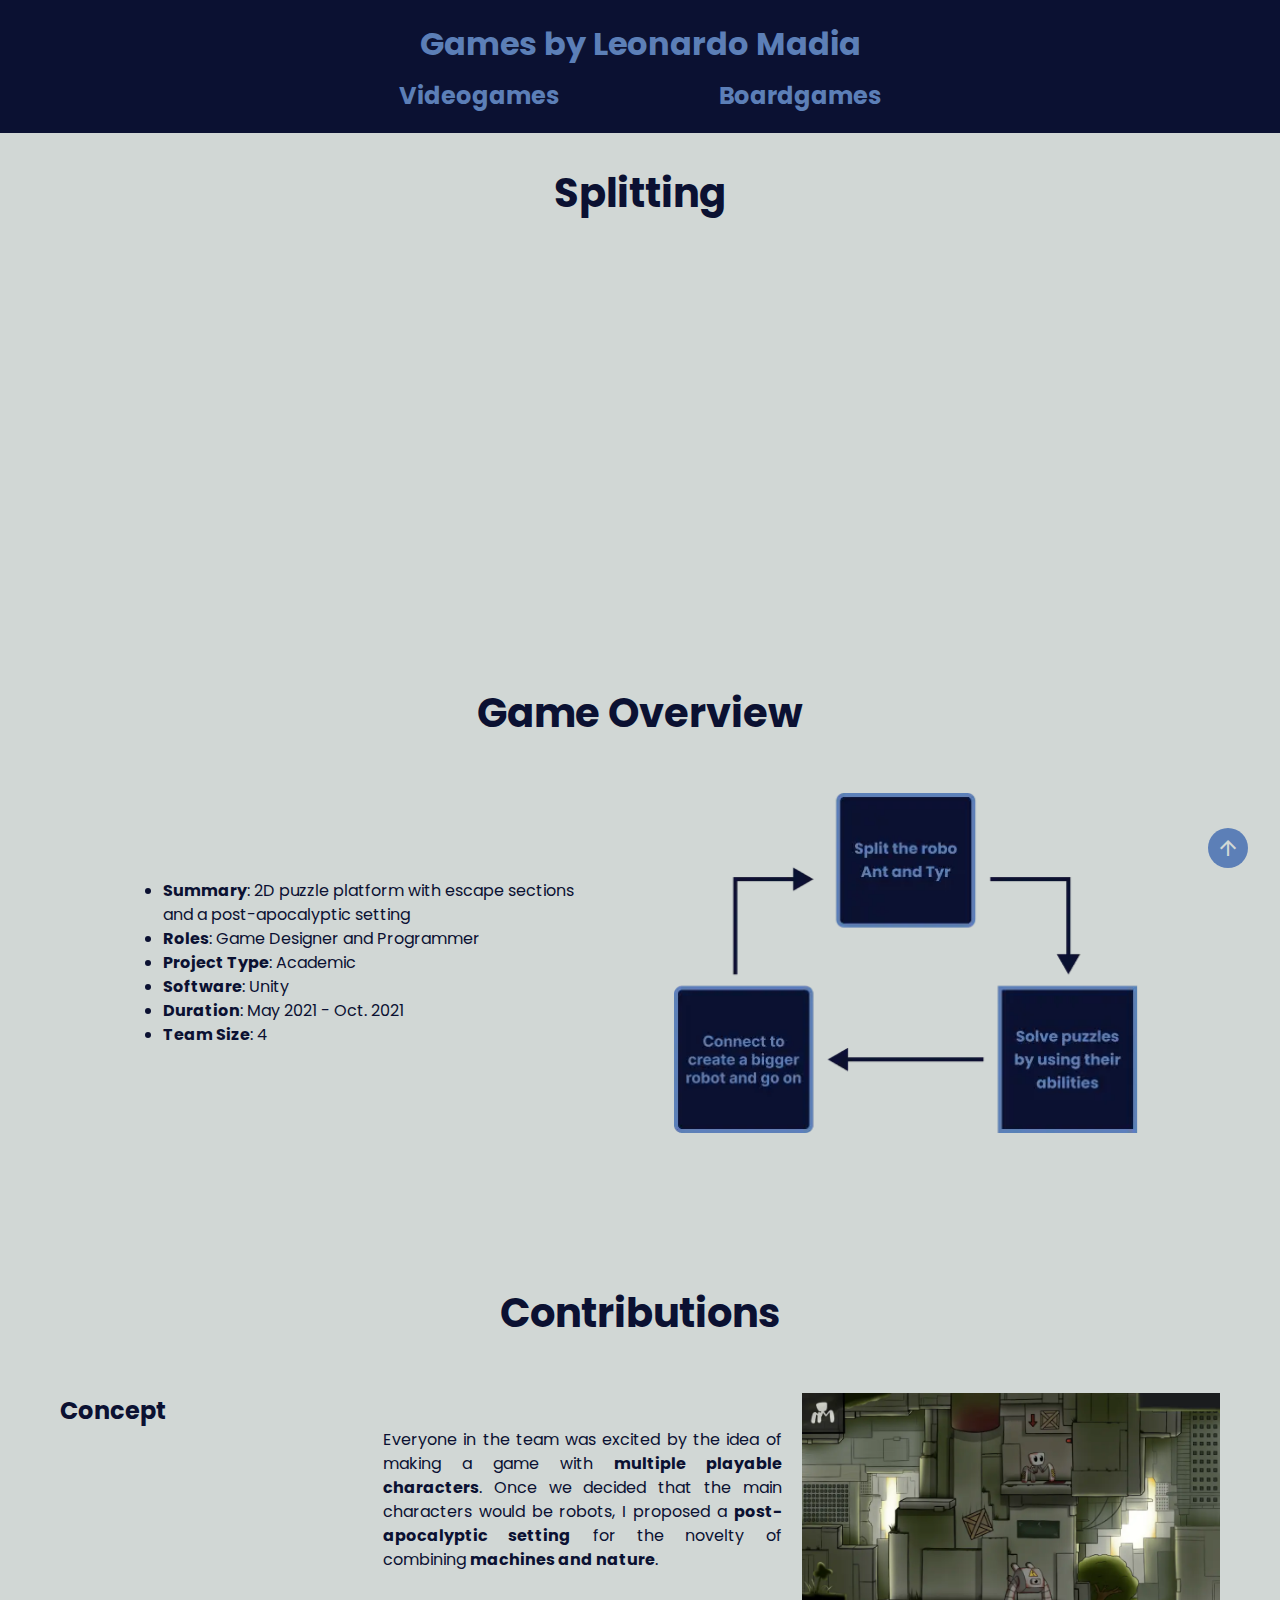
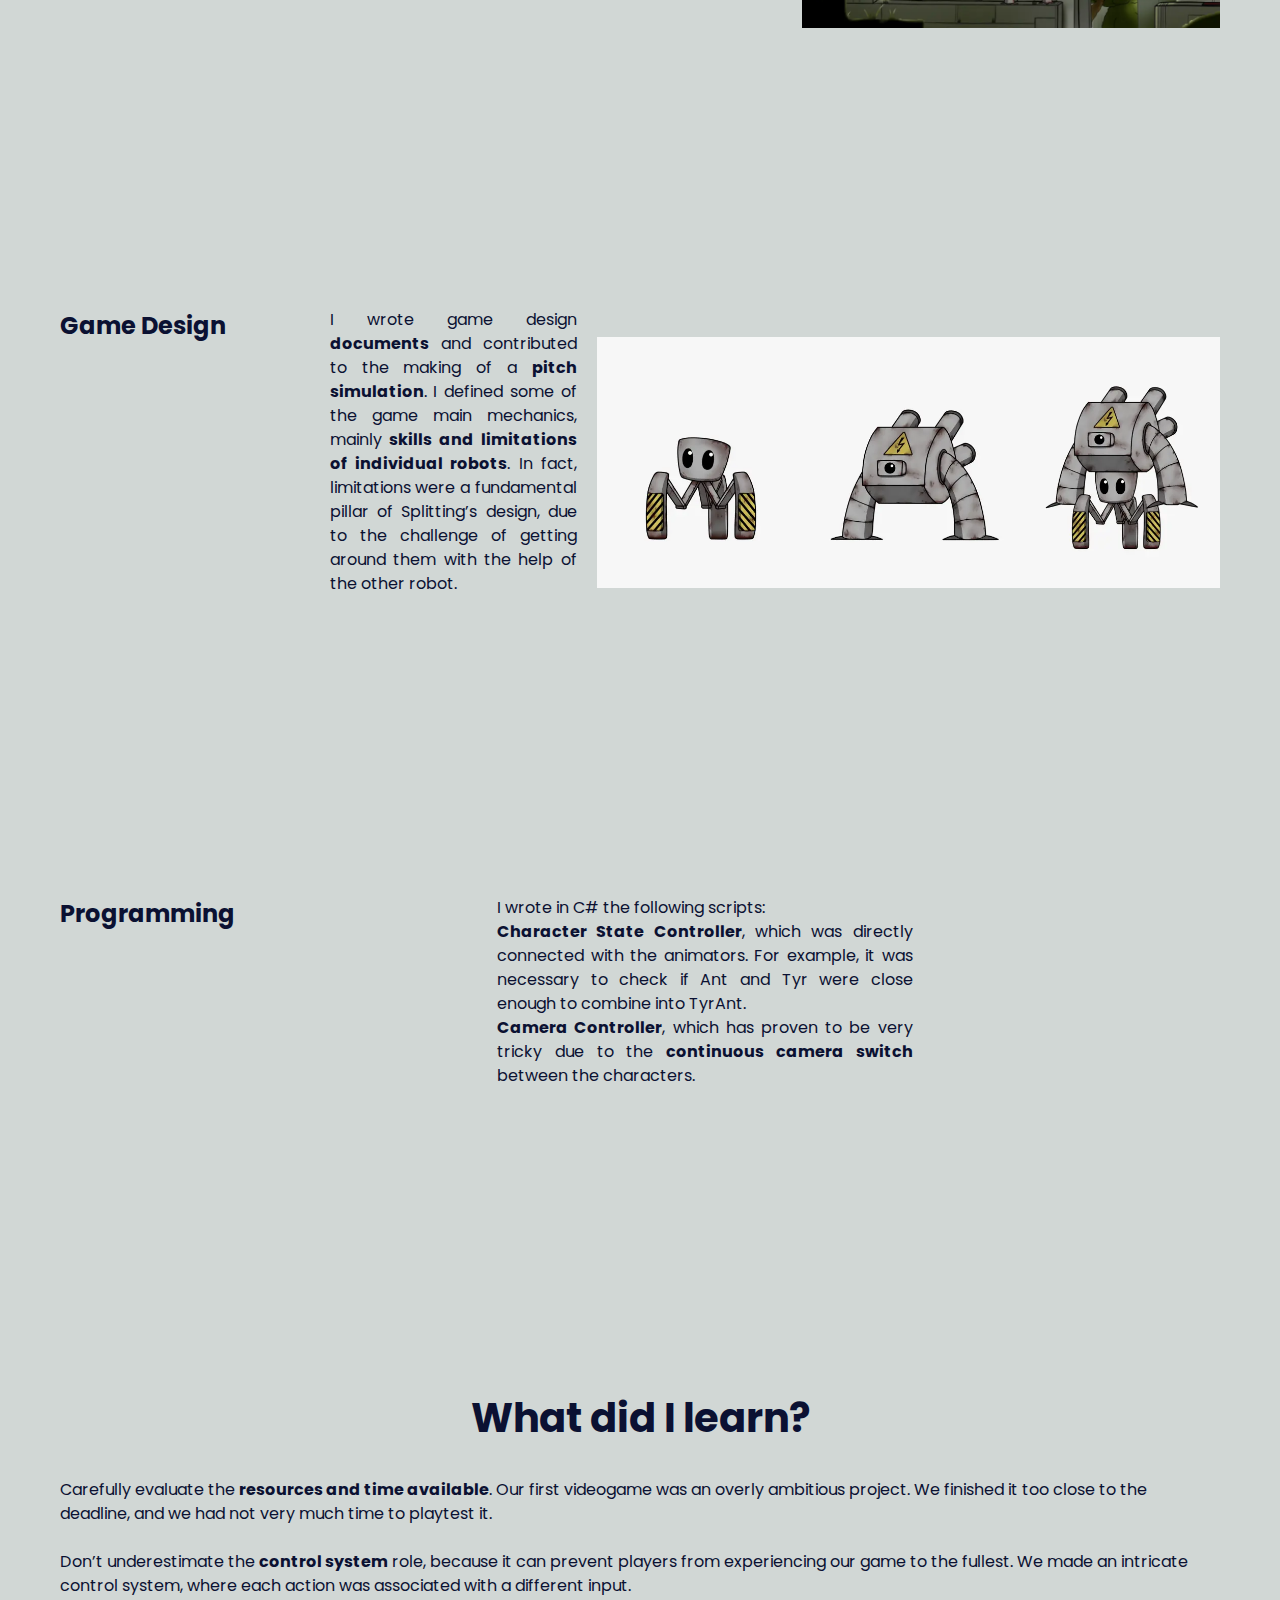
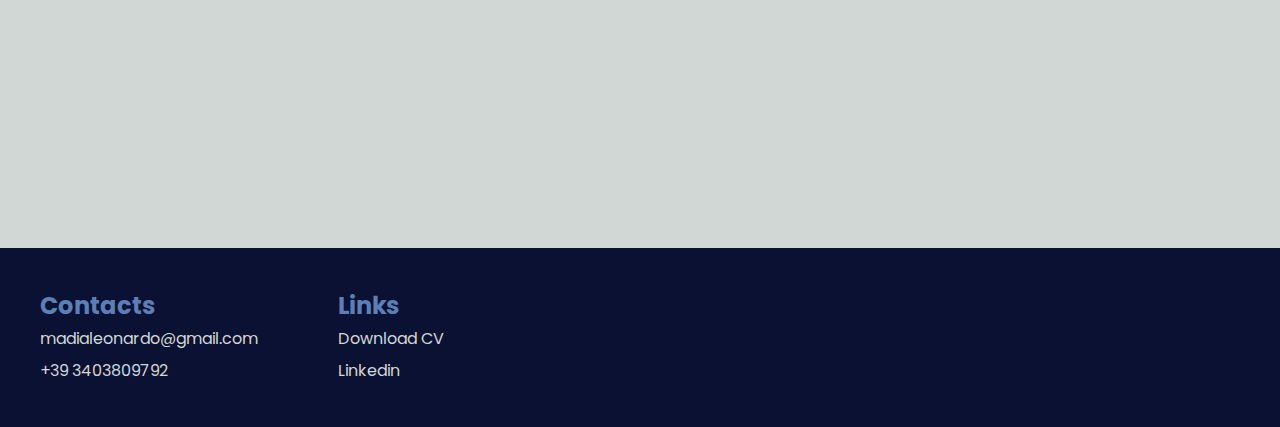
<file: vecchio_splitting.html>
<!DOCTYPE html>
<html lang="en">
<head>
    <meta charset="UTF-8">
    <meta name="viewport" content="width=device-width, initial-scale=1.0">
    <title>Document</title>
    <link rel="stylesheet" href="stile.css">
    <link rel="preconnect" href="https://fonts.googleapis.com">
    <link rel="preconnect" href="https://fonts.gstatic.com" crossorigin>
<link href="https://fonts.googleapis.com/css2?family=Poppins:ital,wght@0,100;0,200;0,300;0,400;0,500;0,600;0,700;0,800;0,900;1,100;1,200;1,300;1,400;1,500;1,600;1,700;1,800;1,900&display=swap" rel="stylesheet">
<link href="https://fonts.googleapis.com/css2?family=Material+Symbols+Outlined" rel="stylesheet">
<link rel="icon" href="img/icons/leo-favicon.svg" type="imag/svg">
</head>
<body>
    <nav class="navbar">
        <h1>Games by Leonardo Madia</h1>
        <div class="subtitles">
            <h2><a href="index.html">Videogames</a></h2>
            <h2><a href="analog.html">Boardgames</a></h2>
        </div>
    </nav>

    <div class="container_splitting">
        <!-- Titolo della pagina e Video -->
        <h1 class="title_page">Splitting</h1>
        <div class="video-container">
            <iframe src="https://www.youtube.com/embed/2oIZUmAJmqQ" frameborder="0" allow="accelerometer; autoplay; clipboard-write; encrypted-media; gyroscope; picture-in-picture" allowfullscreen></iframe>
        </div>

        <!-- Game Overview -->
        <div class="section_videogames">
            <h1>Game Overview</h1>
            <div class="overview_splitting">
                <ul>
                    <li><b>Summary</b>: 2D puzzle platform with escape sections <br> and a post-apocalyptic setting</li>
                    <li><b>Roles</b>: Game Designer and Programmer</li>
                    <li><b>Project Type</b>: Academic</li>
                    <li><b>Software</b>: Unity</li>
                    <li><b>Duration</b>: May 2021 - Oct. 2021</li>
                    <li><b>Team Size</b>: 4</li>
                </ul>
                <img src="img/Splitting/splitting_trio.webp" alt="trio_loop">
            </div>
        </div>

        <!-- Contributions -->
        <div class="section_videogames">
            <h1>Contributions</h1>
<div class="box_videogames">
    <h2>Concept</h2>
    <div class="concept_splitting">
        <p>Everyone in the team was excited by the idea of making a game with <b>multiple playable characters</b>.
            Once we decided that the main characters would be robots, I proposed a <b>post-apocalyptic setting</b> for the novelty of combining <b>machines and nature</b>.</p>
        <img src="img/Splitting/Splitting Setting.webp" alt="gamescenario">
    </div>
    
</div>
<div class="box_videogames">
    <h2>Game Design</h2>
    <div class="gamedes_splitting">
        <p>I wrote game design <b>documents</b> and contributed to the making of a <b>pitch simulation</b>.
            I defined some of the game main mechanics, mainly <b>skills and limitations of individual robots</b>. In fact, limitations were a fundamental pillar of Splitting’s design, due to the challenge of getting around them with the help of the other robot.</p>
        <img src="img/Splitting/Splitting Character Design.webp" alt="character_design">
    </div>
</div>
    
<div class="box_videogames">
    <h2>Programming</h2>
    <div class="programming_splitting">
        <p>I wrote in C# the following scripts:<br>
            <b>Character State Controller</b>, which was directly connected with the animators. For example, it was necessary to check if Ant and Tyr were close enough to combine into TyrAnt.<br>
            <b>Camera Controller</b>, which has proven to be very tricky due to the <b>continuous camera switch</b> between the characters.</p>
        <div class="programming_video_splitt">
            <iframe src="https://www.youtube.com/embed/jYpVLWSsq6c" frameborder="0" allow="accelerometer; autoplay; clipboard-write; encrypted-media; gyroscope; picture-in-picture" allowfullscreen></iframe>
        </div>
    </div>
</div>
        </div>

        <!-- What did I learn -->
        <div class="section_learn">
            <h1>What did I learn?</h1>
            <p>Carefully evaluate the <b>resources and time available</b>.
                Our first videogame was an overly ambitious project. We finished it too close to the deadline, and we had not very much time to playtest it.
                <br><br>
                Don’t underestimate the <b>control system</b> role, because it can prevent players from experiencing our game to the fullest. We made an intricate control system, where each action was associated with a different input.
            </p>
        </div>
    </div>


<!-- BACKTOTOP -->
<a href="#" class="back-to-top">
    <span class="material-symbols-outlined">
        arrow_upward
        </span>
</a>

<footer>
<div class="contacts">
    <h2>Contacts</h2>
    <p>madialeonardo@gmail.com</p>
    <p>+39 3403809792</p>
</div>
<div class="links">
    <h2>Links</h2>
    <a href="img/Leonardo_Madia_cv.pdf" download><p class='download-link'>Download CV</p></a>
    <a href="https://www.linkedin.com/in/leonardo-madia-8a977b262/" target="_blank"><p class="download-link">Linkedin</p></a>
</div>

</footer>
</body>
</html>
</file>
<file: stile.css>
*{
    margin: 0;
    padding: 0;
    box-sizing: border-box;
    font-family: Poppins, sans-serif;
}

body{
    min-height: 100vh;
    background-color: #D1D7D5;
    overflow-x: hidden;
}

html{
    scroll-behavior: smooth;
}

p{
    line-height: 150%;
    font-size: 16px;
}

/*-------------------------------NAV------------------------------------------------------------------------------------------ */

.navbar {
    background-color: #0B1132;
    text-align: center;
    padding: 20px 0;
}


.navbar h1 {
    color: #5C7FB7;
    margin: 0;
    font-size: 32px;
}

.subtitles {
    display: flex;
    justify-content: center;
    margin-top: 10px;
}

.subtitles h2 {
    margin: 0 20px; 
    font-size: 24px;
}

nav a{
    height: 100%;
    padding: 0 60px;
    text-decoration: none;
    color: #5C7FB7;
    display: flex;
    align-items: center;
    font-family: "Poppins", sans-serif;
    font-weight: 700;
    font-style: normal;

}

nav h2 a.active{
    color: #f18c00;
}

a:hover{
    text-decoration: none;
    color: #f18c00;
    transition: 0.5s;
}


/* -----------------------TITLEPAGE------------------------------------ */

.title_page{
    color: #0B1132;
    display: flex;
    justify-content: center;
    align-items: center;
    margin: 30px 0 -40px 0;
}

.title_page .stadia {
    margin-left: 10px;
    margin-top: 10px;
    transition: transform 0.5s ease-in-out, filter 0.3s ease-in-out;
}


.stadia:hover{
    transform: rotate(360deg);
    filter: invert(40%) sepia(100%) saturate(550%) hue-rotate(360deg);
}



/* -----------------------CARDS------------------------------------ */

.card-container{
    display: flex;
    justify-content: center;
    flex-wrap: wrap;
    gap: 40px;
    margin-top: 70px;
    margin-bottom: 70px;
    color: #D1D7D5;
}

.card-container h2{
    color: #5C7FB7;
}

.card-container img{
    width: 100%;
    height: 300px;
    object-fit: cover;
    display: block;
}

.card{
    width: 550px;
    background-color: #0B1132;
    border-radius: 8px;
    overflow: hidden;
    box-shadow: 0px 2px 4px rgba(0, 0, 0, 0.2);
    margin: 20px;
    transition: transform 0.6s ease;
}

.card:hover{
    transform: translateY(-15px);
}

.card-content{
padding: 40px;
}

.card-content h2{
    font-size: 24px;
    margin-bottom: 10px;
}

.card-content p{
    line-height: 150%;
    font-size: 16px;
    margin-bottom: 20px;
}

.card-button{
    display: inline-block;
    text-decoration: none;
    background-color: #5C7FB7;
    color: #0B1132;
    padding: 8px 16px;
    border-radius: 4px;
}

.card-button:hover{
    background-color: #f18c00;
    color: #0B1132;
    transition: 0.5s;

}



.game-container{
    justify-content: center;
    align-items: center;
    margin: 30px 50px 50px 50px;
}


/*-----------------------------BOARDGAMES------------------------*/


.container-boardgame {
    text-align: center;
    height: 600px;
}

.animated-text {
    margin-top: 250px;
    font-size: 4rem;
    color: #0B1132;
    font-weight: bold;
    display: inline-block;
    position: relative;
}

.dots{
    color:#0B1132;
}

.dots::after {
    content: '';
    position: absolute;
    animation: dots 2.5s steps(1, end) infinite;
    color:#0B1132;
}


@keyframes dots {
    0%, 25% {
        content: '';
    }
    50% {
        content: '.';
    }
    75% {
        content: '..';
    }
    100% {
        content: '...';
    }
}

/*-----------------------------AVARICE-----------------------------------------------*/


/*-----------------------------GUNNY-----------------------------------------------*/




/*-----------------------------SILENT-WISPER-----------------------------------------------*/


/*-----------------------------SPLITTING-----------------------------------------------*/


.video-container {
    display: flex;
    justify-content: center;
    align-items: center;
    flex-direction: column;
}

/* Rendi il video responsivo */
.video-container iframe {
    justify-content: center;
    align-items: center;
    width: 70%;
    height: 400px;
}


.container_splitting {
    margin: 0 60px;
    color: #0B1132;
}

.title_page {
    text-align: center;
    font-size: 40px;
    margin-bottom: 20px;
}

.video-container {
    text-align: center;
    margin-bottom: 40px;
}

.section_videogames {
    margin-bottom: 150px;
}

.section_videogames h1 {
    font-size: 40px;
    text-align: center;
    margin-bottom: 50px;
}

.section_videogames h2 {
    margin-bottom: 20px;
    font-size: 24px;
    width: 100%;
}


.section_videogames ul {
    list-style-type: disc;
    padding-left: 20px;
}

.section_videogames li {
    line-height: 150%;
}


.section_videogames p {
    margin-bottom: 20px;
    text-align: justify;
    width: 100%;
}

.section img {
    max-width: 100%;
    display: block;
    margin: 10px auto;
}

.section_learn {
    font-size: 20px;
    margin-top: 40px;
    text-align: center;
    margin-bottom: 250px;
}

.section_learn h1{
    margin-bottom: 30px;
}

.section_learn p{
    text-align: left;
}

iframe{
    width: 100%;
    display: block;
    max-width: 100%;
    height: 200px;
}


.overview_splitting{
    display: flex;
    margin-bottom: 30px;
    align-items: center;
    justify-content: center;
}

.concept_splitting{
    display: flex;
    margin-bottom: 30px;
    align-items: center;
}

.gamedes_splitting{
    display: flex;
    margin-bottom: 30px;
    align-items: center;
    }
    
.programming_splitting{
        display: flex;
        margin-bottom: 30px;
        align-items: center;
    }


    .overview_splitting img{
        display: block;
    width: 40%;
    max-width: 100%;
    object-fit: contain;
    
    }

.overview_splitting ul{
        margin-right: 100px;  
    }
    

.concept_splitting img{
    display: block;
    width: 50%;
    max-width: 100%;
    object-fit: contain;    
}

.concept_splitting p{
    margin-right: 20px;  
}


.gamedes_splitting img{
    display: block;
    width: 70%;
    max-width: 100%;
    object-fit: contain;

}

.gamedes_splitting p{
    margin-right: 20px;  
}



.programming_splitting img{
    display: block;
    width: 70%;
    max-width: 100%;
    object-fit: fill;
}


.programming_splitting p{
    margin-right: 20px;
}

.programming_video_splitt{
    width:500px ;
}

.box_videogames{
    margin-bottom: 250px;
    display: flex;
    align-items: stretch; /* Assicura che tutti gli elementi all'interno abbiano la stessa altezza */
}




.image-content {
    display: flex;
    flex-direction: column;
    justify-content: center;
    align-items: center;
    max-width: 100%; /* Limita la larghezza dell'immagine */
}


/*-----------------------------GRID-OVERVIEW------------------------*/

.overview_splitting_grid{
        display: grid;
        grid-template-columns: 1fr 1fr;
        align-items: center;
        width: 100%;
      }

.overview_splitting_grid li{
font-size: 20px;
justify-self: center;
}

.overview_splitting_grid img{
    width: 380px;
    justify-self: right;
}

      @media (max-width: 768px) {
        .overview_splitting_grid {
            grid-template-columns: 1fr; /* Una colonna singola su schermi piccoli */
            overflow-x: hidden;
            align-items: center;
            gap: 20px;
        }
    .overview_splitting_grid img{
        align-items:center;
        justify-self: center;
        
    }

    }

/*-----------------------------GRID-CONCEPT------------------------*/

.box_videogames_grid{
    margin-bottom: 250px;
    display: grid;
    grid-template-columns: 1fr 1fr;
    align-items: center;
    width: 100%;
    gap:50px;

}

    
.concept_text{
    width: 100%;
    height: 100%;
}

.concept_pic img{
    width: 100%;
    display:grid ;
    align-items: center;
    justify-self: right;
}



.image-caption{
  margin-top: 8px; /* Spazio tra l'immagine e la didascalia */
  font-size: 0.8rem; /* Dimensione del font per la didascalia */
  color: #0B1132; /* Colore del testo della didascalia */
  font-style: italic;
  text-align: center;
}

/*-----------------------------GAMEDESIGN-GRID--------------------------*/
















/*-----------------------------FOOTER------------------------*/

footer{
    background-color: #0B1132;
    width: 100%;
    height: auto;
    display: flex;
    bottom:0;
}

footer p{
    color:#D1D7D5;
    line-height: 2;
}

footer h2{
    color: #5C7FB7;
}

footer a{
    text-decoration: none;
    color: #D1D7D5;
}

.download-link:hover{
    color: #f18c00;
}


.contacts{
    margin: 40px;
}


.links{
    margin:40px;
}

/*-----------------------------BACK-TO-TOP------------------------*/

.back-to-top{
    position: fixed;
    bottom: 2rem;
    right: 2rem;
    display: inline-flex;
    align-items: center;
    justify-content: center;
    background-color: #5C7FB7;
    border-radius: 20px;
    color: #D1D7D5;
    text-decoration: none;
    padding: 0.5rem;
    text-decoration: none;
    font-size: 2rem;
}

.back-to-top:hover{
    background-color: #f18c00;
}

.back-to-top:hover span{
    transform: translateY(-4px);
    transition: 0.5s;
    color: #D1D7D5;
}

/*-----------------------------MEDIA-NUOVE------------------------*/

@media(max-width:600px){



.links-container{
    flex-direction: column;
    align-items: flex-start;
    position: fixed;
    top:0;
    right: -100%;
    z-index: 10;
    width: 300px;
    background-color: #0b1132e6;
    box-shadow: -5px 0px 5px rgba(0, 0, 0, 0.2);
    transition: 1s ease-out;
}

nav a{
    box-sizing: border-box;
    height: auto;
    width: 100%;
    padding: 10px 5px;
    justify-content: flex-start;
}

.navbar h1{
    font-size: 24px;
}

.navbar h2{
    font-size: 16px;
}

footer{
    flex-direction: column;
    position:relative;
}


.contacts{
    margin-top: 80px;
}
.links{
    margin-bottom: 80px;
}

}
</file>
